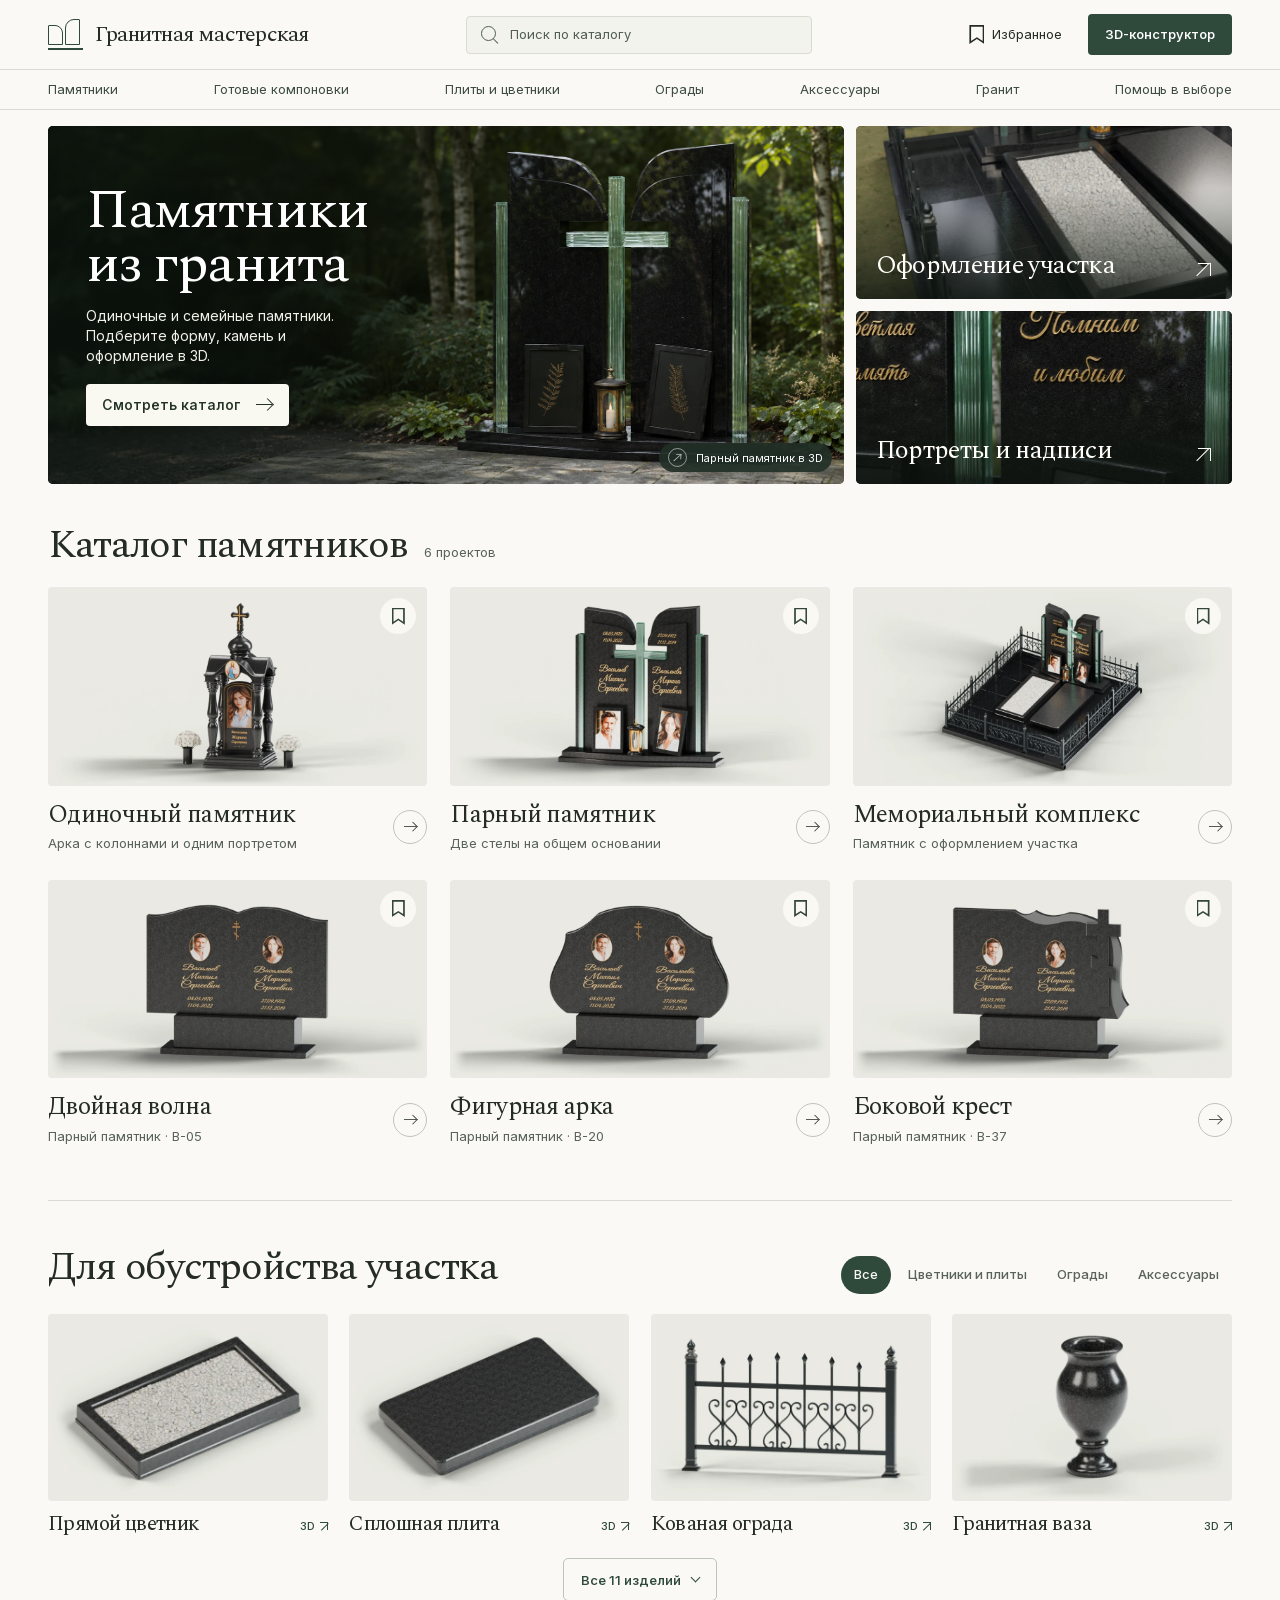
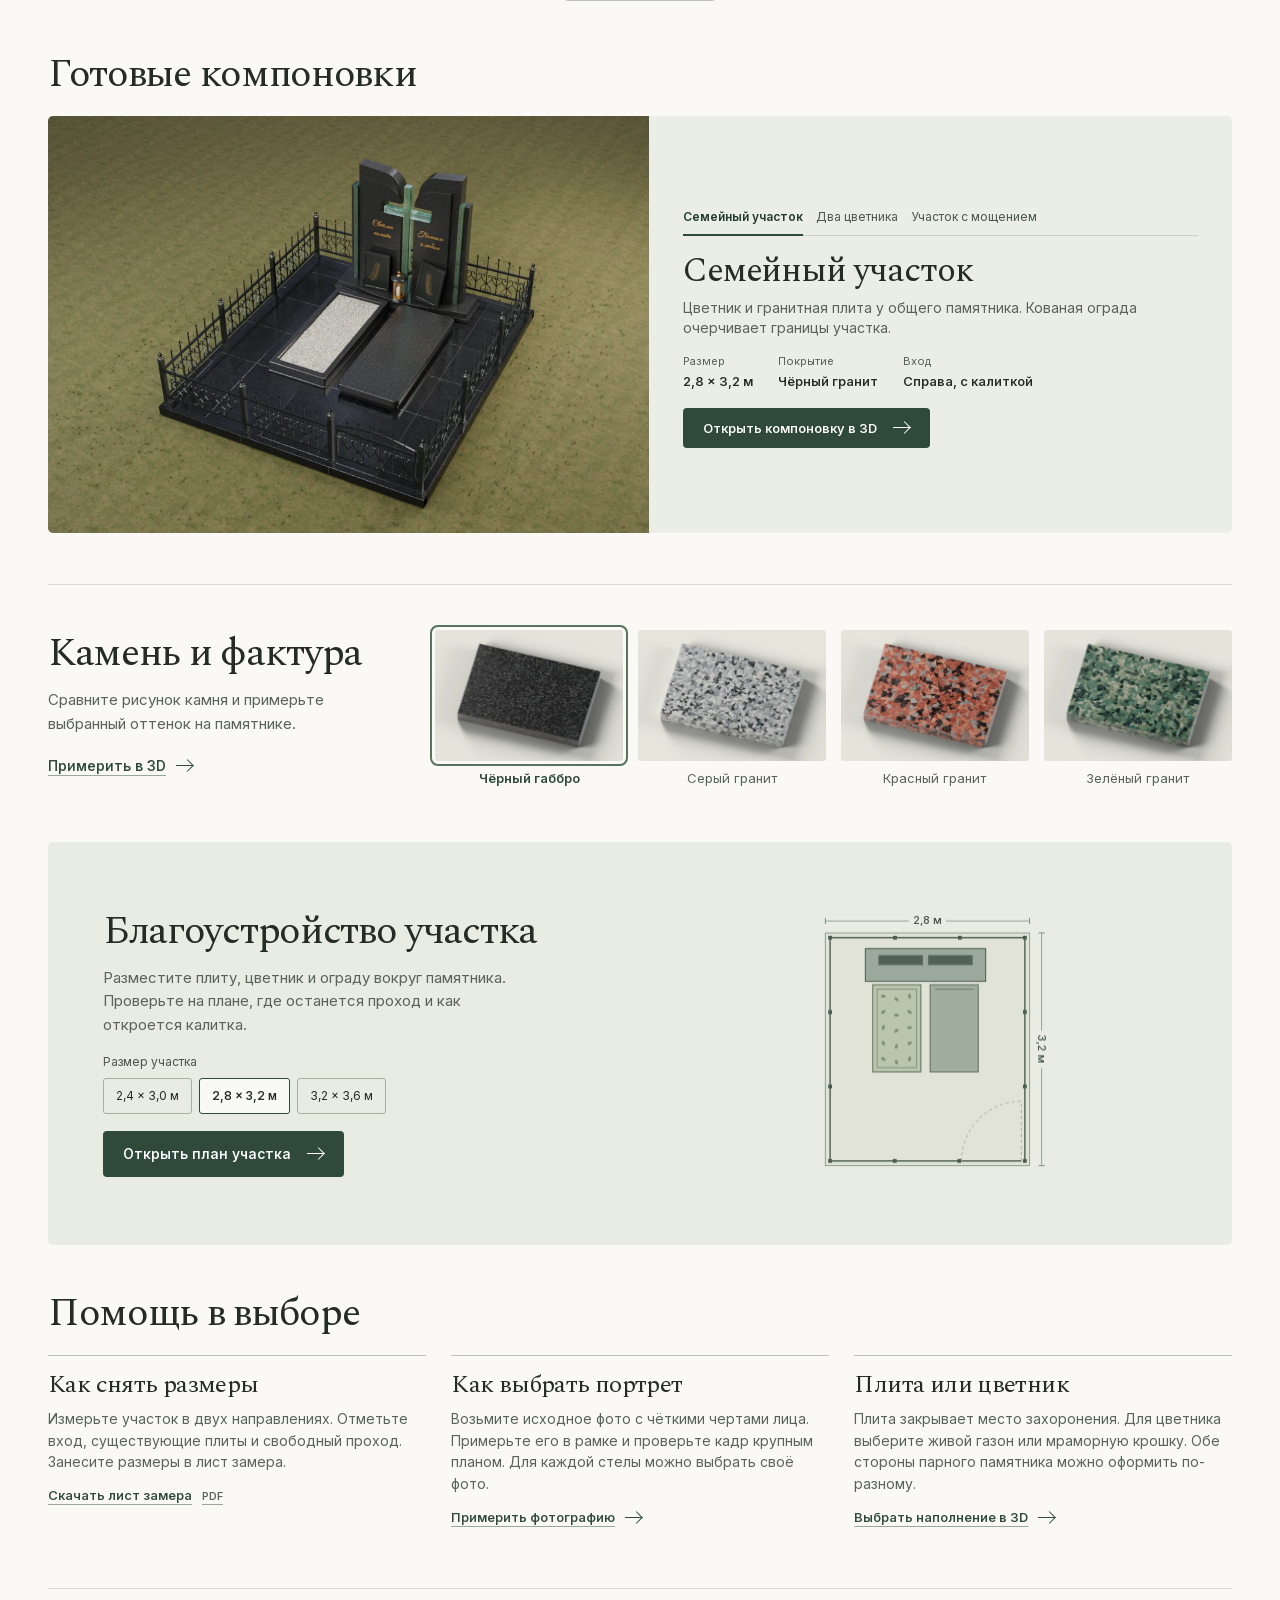
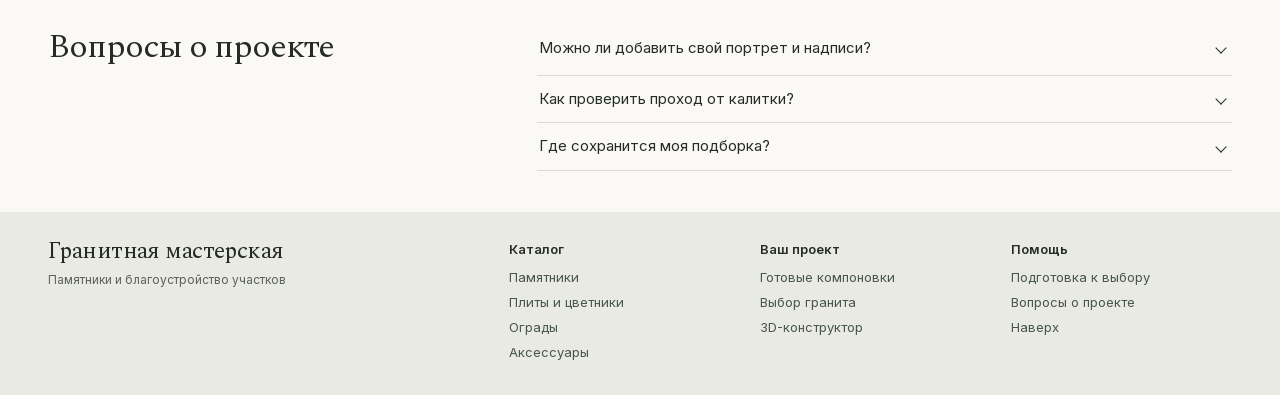
<file: index.html>
<!doctype html>
<html lang="ru" class="no-script">
<head>
  <meta charset="utf-8">
  <meta name="viewport" content="width=device-width,initial-scale=1,viewport-fit=cover">
  <meta name="theme-color" content="#faf9f6">
  <meta name="description" content="Выберите гранитный памятник, сравните породы камня и посмотрите оформление участка в 3D.">
  <title>Гранитная мастерская — памятники и благоустройство</title>
  <link rel="icon" href="data:,">
  <link rel="preload" as="font" href="./home-assets/spectral-cyrillic.woff2" type="font/woff2" crossorigin>
  <link rel="stylesheet" href="./home-assets/fonts.css">
  <link rel="stylesheet" href="./homepage.css">
  <script type="module" src="./homepage.js?v=4"></script>
</head>
<body id="top">
<a class="skip" href="#main">К содержанию</a>
<header class="mast">
  <div class="mast-inner shell">
    <a class="wordmark" href="#top" aria-label="Гранитная мастерская, на главную"><span class="sign" aria-hidden="true"><i></i><i></i></span><span>Гранитная мастерская</span></a>
    <button class="search-launch needs-js" type="button" aria-haspopup="dialog" aria-controls="catalog-search"><span class="magnifier" aria-hidden="true"></span><span>Поиск по каталогу</span></button>
    <div class="mast-actions">
      <button class="search-mobile needs-js" type="button" aria-label="Поиск по каталогу" aria-haspopup="dialog" aria-controls="catalog-search"><span class="magnifier" aria-hidden="true"></span></button>
      <a class="saved-link needs-js" href="#saved" aria-label="Избранное"><span class="bookmark" aria-hidden="true"></span><span class="saved-label">Избранное</span><span id="saved-count" hidden>0</span></a>
      <a class="button solid header-3d" href="./constructor/?section=plot"><span>3D-конструктор</span></a>
      <button id="menu-toggle" class="menu-toggle needs-js" type="button" aria-label="Открыть меню" aria-expanded="false" aria-controls="compact-menu"><span></span><span></span></button>
    </div>
  </div>
  <nav class="catalog-strip" aria-label="Каталог и разделы сайта"><div class="shell strip-inner">
    <a href="#catalog">Памятники</a><a href="#ideas">Готовые компоновки</a><a href="#flowerbeds">Плиты и цветники</a>
    <a href="#fences">Ограды</a><a href="#accessories">Аксессуары</a><a href="#materials">Гранит</a><a href="#guide">Помощь в выборе</a>
  </div></nav>
  <nav id="compact-menu" hidden aria-label="Разделы сайта">
    <a href="#catalog">Памятники</a><a href="#ideas">Готовые компоновки</a><a href="#flowerbeds">Плиты и цветники</a><a href="#fences">Ограды</a>
    <a href="#accessories">Аксессуары</a><a href="#materials">Гранит</a><a href="#guide">Помощь в выборе</a><a href="#saved">Избранное</a>
  </nav>
</header>
<dialog id="catalog-search" class="search-dialog" aria-labelledby="search-title">
  <div class="search-heading"><h2 id="search-title">Поиск по каталогу</h2><button type="button" class="close-search" aria-label="Закрыть поиск">Закрыть</button></div>
  <div class="query-line"><span class="magnifier" aria-hidden="true"></span><input id="catalog-query" type="search" aria-label="Название изделия, материал или оформление" placeholder="Например, кованая ограда" autocomplete="off" spellcheck="false"></div>
  <p id="search-message" aria-live="polite"></p><ul id="search-results"></ul>
</dialog>
<main id="main">
  <div class="feature-grid shell">
  <section class="hero" aria-labelledby="intro">
    <div class="hero-media">
      <picture>
        <img src="./home-assets/hero.webp" width="1902" height="827" fetchpriority="high" alt="Визуализация парного гранитного памятника с рифлёным стеклянным крестом в саду">
      </picture>
    </div>
    <div class="hero-copy">
      <h1 id="intro">Памятники<br> из&nbsp;гранита</h1>
      <p>Одиночные и семейные памятники. Подберите форму, камень и оформление в 3D.</p>
      <div class="hero-actions">
        <a class="button light hero-cta" href="#catalog">Смотреть каталог <span class="arrow" aria-hidden="true"></span></a>
        <a class="hero-project" href="./constructor/?section=monument&amp;view=angle"><span class="photo-link-arrow" aria-hidden="true"><i class="arrow"></i></span><span class="desktop-project-label">Парный памятник в 3D</span><span class="mobile-project-label">Модель в 3D</span></a>
      </div>
    </div>
  </section>
    <div class="feature-stories">
      <a class="feature-story" href="#components"><img src="./home-assets/feature-plot.webp" alt="" width="700" height="360"><span>Оформление участка</span><i class="story-arrow" aria-hidden="true"></i></a>
      <a class="feature-story" href="./constructor/?section=monument&amp;view=angle&amp;edit=inscription" data-search-title="Портреты и надписи" data-search-group="Оформление" data-search-words="гравировка персонализация фотография ФИО дата"><img src="./home-assets/feature-engraving.webp" alt="" width="700" height="360"><span>Портреты и надписи</span><i class="story-arrow" aria-hidden="true"></i></a>
    </div>
  </div>
  <section class="catalog shell" id="catalog" aria-labelledby="catalog-title">
    <span class="anchor-target" id="saved"></span>
    <div class="section-head">
      <h2 id="catalog-title">Каталог памятников</h2>
      <span id="catalog-total" class="result-count">6 проектов</span>
      <a id="back-catalog" class="underlink" href="#catalog" hidden>Весь каталог</a>
    </div>
    <div class="projects">
      <article class="project" data-project="single">
        <a class="project-link" href="./single/" aria-labelledby="single-title">
          <div class="project-image"><img src="./home-assets/catalog-single.webp" width="1080" height="564" alt="Одиночный памятник с колоннами, аркой и православным крестом"></div>
          <div class="project-caption"><div><h3 id="single-title">Одиночный памятник</h3><p>Арка с колоннами и одним портретом</p></div><span class="round-arrow" aria-hidden="true"><i class="arrow"></i></span></div>
        </a><button type="button" class="save-project needs-js" aria-pressed="false" aria-label="В избранное: одиночный памятник"><span class="bookmark"></span></button>
      </article>
      <article class="project" data-project="pair">
        <a class="project-link" href="./constructor/?section=monument&amp;view=angle&amp;model=classic" aria-labelledby="pair-title">
          <div class="project-image"><img src="./home-assets/catalog-pair.webp" width="1080" height="564" alt="Две гранитные стелы со стеклянным крестом между ними"></div>
          <div class="project-caption"><div><h3 id="pair-title">Парный памятник</h3><p>Две стелы на общем основании</p></div><span class="round-arrow" aria-hidden="true"><i class="arrow"></i></span></div>
        </a><button type="button" class="save-project needs-js" aria-pressed="false" aria-label="В избранное: парный памятник"><span class="bookmark"></span></button>
      </article>
      <article class="project" data-project="plot">
        <a class="project-link" href="./constructor/?section=plot&amp;view=plot" aria-labelledby="plot-title">
          <div class="project-image"><img src="./home-assets/catalog-plot.webp" width="1080" height="564" alt="Участок с памятником, надгробной плитой, цветником и кованой оградой"></div>
          <div class="project-caption"><div><h3 id="plot-title">Мемориальный комплекс</h3><p>Памятник с оформлением участка</p></div><span class="round-arrow" aria-hidden="true"><i class="arrow"></i></span></div>
        </a><button type="button" class="save-project needs-js" aria-pressed="false" aria-label="В избранное: мемориальный комплекс"><span class="bookmark"></span></button>
      </article>
      <article class="project" data-project="b05">
        <a class="project-link" href="./constructor/?section=monument&amp;view=angle&amp;model=b05&amp;fence=fence-stone-plinth" aria-labelledby="b05-title">
          <div class="project-image"><img src="./home-assets/catalog-b05.webp" width="1080" height="564" loading="lazy" alt="Две волны на горизонтальной стеле"></div>
          <div class="project-caption"><div><h3 id="b05-title">Двойная волна</h3><p>Парный памятник · B-05</p></div><span class="round-arrow" aria-hidden="true"><i class="arrow"></i></span></div>
        </a><button type="button" class="save-project needs-js" aria-pressed="false" aria-label="В избранное: двойная волна"><span class="bookmark"></span></button>
      </article>
      <article class="project" data-project="b20">
        <a class="project-link" href="./constructor/?section=monument&amp;view=angle&amp;model=b20&amp;fence=fence-stone-wave" aria-labelledby="b20-title">
          <div class="project-image"><img src="./home-assets/catalog-b20.webp" width="1080" height="564" loading="lazy" alt="Общая стела с арочным завершением"></div>
          <div class="project-caption"><div><h3 id="b20-title">Фигурная арка</h3><p>Парный памятник · B-20</p></div><span class="round-arrow" aria-hidden="true"><i class="arrow"></i></span></div>
        </a><button type="button" class="save-project needs-js" aria-pressed="false" aria-label="В избранное: фигурная арка"><span class="bookmark"></span></button>
      </article>
      <article class="project" data-project="b37">
        <a class="project-link" href="./constructor/?section=monument&amp;view=angle&amp;model=b37&amp;fence=fence-stone-baluster" aria-labelledby="b37-title">
          <div class="project-image"><img src="./home-assets/catalog-b37.webp" width="1080" height="564" loading="lazy" alt="Рельефный крест сбоку от двух портретов"></div>
          <div class="project-caption"><div><h3 id="b37-title">Боковой крест</h3><p>Парный памятник · B-37</p></div><span class="round-arrow" aria-hidden="true"><i class="arrow"></i></span></div>
        </a><button type="button" class="save-project needs-js" aria-pressed="false" aria-label="В избранное: боковой крест"><span class="bookmark"></span></button>
      </article>
    </div>
    <p class="empty" id="empty-saved" hidden>Здесь появятся проекты, которые вы отметите закладкой в каталоге.</p>
    <p class="sr-only" id="save-status" aria-live="polite"></p>
  </section>
<section class="piece-catalog shell" id="components" aria-labelledby="parts-title">
  <span class="piece-anchor" id="components-all" aria-hidden="true"></span>
  <span class="piece-anchor" id="flowerbeds" aria-hidden="true"></span>
  <span class="piece-anchor" id="fences" aria-hidden="true"></span>
  <span class="piece-anchor" id="accessories" aria-hidden="true"></span>
  <div class="pieces-heading">
    <h2 id="parts-title">Для обустройства участка</h2>
    <nav class="piece-filters" aria-label="Категории изделий" hidden>
      <a href="#components-all" data-piece-filter="all">Все</a>
      <a href="#flowerbeds" data-piece-filter="flowerbeds">Цветники и плиты</a>
      <a href="#fences" data-piece-filter="fences">Ограды</a>
      <a href="#accessories" data-piece-filter="accessories">Аксессуары</a>
    </nav>
  </div>
  <span id="piece-description" class="sr-only">Открыть изделие в 3D-конструкторе.</span>
  <span class="sr-only" id="piece-result" aria-live="polite"></span>
  <ul class="piece-grid" id="piece-list">
    <li data-piece-category="flowerbeds" data-piece-featured>
      <a class="piece-link" href="./constructor/?section=plot&amp;view=planting&amp;piece=flower-rect&amp;bedFill=marble"
         data-search-title="Прямой цветник" data-search-group="Для участка" data-search-words="прямоугольный гранитный цветник бордюр мраморная крошка отсыпка"
         aria-labelledby="piece-flower-rect-title" aria-describedby="piece-description">
        <span class="piece-media"><img src="./home-assets/piece-flower-rect.webp" width="600" height="400" loading="lazy" decoding="async" alt="Прямоугольный гранитный цветник с мраморной крошкой"></span>
        <span class="piece-caption"><span class="piece-name" id="piece-flower-rect-title">Прямой цветник</span><span class="piece-3d" aria-hidden="true">3D <i></i></span></span>
      </a>
    </li>
    <li data-piece-category="flowerbeds" data-piece-featured>
      <a class="piece-link" href="./constructor/?section=plot&amp;view=plot&amp;piece=slab-solid"
         data-search-title="Сплошная плита" data-search-group="Для участка" data-search-words="целая надгробная гранитная плита надгробие"
         aria-labelledby="piece-slab-solid-title" aria-describedby="piece-description">
        <span class="piece-media"><img src="./home-assets/piece-slab-solid.webp" width="600" height="400" loading="lazy" decoding="async" alt="Цельная полированная надгробная плита с фаской"></span>
        <span class="piece-caption"><span class="piece-name" id="piece-slab-solid-title">Сплошная плита</span><span class="piece-3d" aria-hidden="true">3D <i></i></span></span>
      </a>
    </li>
    <li data-piece-category="fences" data-piece-featured>
      <a class="piece-link" href="./constructor/?section=plot&amp;view=plot&amp;piece=fence-forged"
         data-search-title="Кованая ограда" data-search-group="Для участка" data-search-words="ковка кованая оградка ограда ограждение забор решётка металл"
         aria-labelledby="piece-fence-forged-title" aria-describedby="piece-description">
        <span class="piece-media"><img src="./home-assets/piece-fence-forged.webp" width="600" height="400" loading="lazy" decoding="async" alt="Пролёт кованой ограды с парными изгибами и фигурными столбами"></span>
        <span class="piece-caption"><span class="piece-name" id="piece-fence-forged-title">Кованая ограда</span><span class="piece-3d" aria-hidden="true">3D <i></i></span></span>
      </a>
    </li>
    <li data-piece-category="accessories" data-piece-featured>
      <a class="piece-link" href="./constructor/?section=plot&amp;view=plot&amp;piece=vase"
         data-search-title="Гранитная ваза" data-search-group="Для участка" data-search-words="ваза для цветов гранит аксессуары"
         aria-labelledby="piece-vase-title" aria-describedby="piece-description">
        <span class="piece-media"><img src="./home-assets/piece-vase.webp" width="600" height="400" loading="lazy" decoding="async" alt="Точёная гранитная ваза на узкой ножке"></span>
        <span class="piece-caption"><span class="piece-name" id="piece-vase-title">Гранитная ваза</span><span class="piece-3d" aria-hidden="true">3D <i></i></span></span>
      </a>
    </li>
    <li data-piece-category="flowerbeds">
      <a class="piece-link" href="./constructor/?section=plot&amp;view=planting&amp;piece=flower-round&amp;bedFill=grass"
         data-search-title="Скруглённый цветник" data-search-group="Для участка" data-search-words="округлый круглый полукруглый цветник бордюр живая трава газон"
         aria-labelledby="piece-flower-round-title" aria-describedby="piece-description">
        <span class="piece-media"><img src="./home-assets/piece-flower-round.webp" width="600" height="400" loading="lazy" decoding="async" alt="Цветник с закруглённым краем и живым газоном"></span>
        <span class="piece-caption"><span class="piece-name" id="piece-flower-round-title">Скруглённый цветник</span><span class="piece-3d" aria-hidden="true">3D <i></i></span></span>
      </a>
    </li>
    <li data-piece-category="flowerbeds">
      <a class="piece-link" href="./constructor/?section=plot&amp;view=plot&amp;piece=slab-half"
         data-search-title="Половинная плита" data-search-group="Для участка" data-search-words="полуплита половина половинчатая короткая надгробная плита"
         aria-labelledby="piece-slab-half-title" aria-describedby="piece-description">
        <span class="piece-media"><img src="./home-assets/piece-slab-half.webp" width="600" height="400" loading="lazy" decoding="async" alt="Короткая надгробная плита из полированного гранита"></span>
        <span class="piece-caption"><span class="piece-name" id="piece-slab-half-title">Половинная плита</span><span class="piece-3d" aria-hidden="true">3D <i></i></span></span>
      </a>
    </li>
    <li data-piece-category="fences">
      <a class="piece-link" href="./constructor/?section=plot&amp;view=plot&amp;piece=fence-simple"
         data-search-title="Простая ограда" data-search-group="Для участка" data-search-words="металл металлическая оградка ограда прямая ограждение забор решётка"
         aria-labelledby="piece-fence-simple-title" aria-describedby="piece-description">
        <span class="piece-media"><img src="./home-assets/piece-fence-simple.webp" width="600" height="400" loading="lazy" decoding="async" alt="Прямой пролёт металлической ограды с двумя опорными столбами"></span>
        <span class="piece-caption"><span class="piece-name" id="piece-fence-simple-title">Простая ограда</span><span class="piece-3d" aria-hidden="true">3D <i></i></span></span>
      </a>
    </li>
    <li data-piece-category="accessories">
      <a class="piece-link" href="./constructor/?section=plot&amp;view=plot&amp;piece=bench"
         data-search-title="Гранитная скамейка" data-search-group="Для участка" data-search-words="скамья лавка лавочка сиденье скамейка гранит"
         aria-labelledby="piece-bench-title" aria-describedby="piece-description">
        <span class="piece-media"><img src="./home-assets/piece-bench.webp" width="600" height="400" loading="lazy" decoding="async" alt="Скамейка с гранитным сиденьем на двух опорах"></span>
        <span class="piece-caption"><span class="piece-name" id="piece-bench-title">Гранитная скамейка</span><span class="piece-3d" aria-hidden="true">3D <i></i></span></span>
      </a>
    </li>
    <li data-piece-category="fences">
      <a class="piece-link" href="./constructor/?section=plot&amp;view=plot&amp;fence=fence-stone-plinth" data-search-title="Прямой гранитный цоколь" data-search-group="Для участка" data-search-words="каменная гранитная оградка ограда забор периметр низкая прямая стенка из полированного гранита с плоскими столбиками" aria-labelledby="piece-fence-stone-plinth-title" aria-describedby="piece-description">
        <span class="piece-media"><img src="./home-assets/piece-fence-stone-plinth.webp" width="600" height="400" loading="lazy" decoding="async" alt="Низкая прямая стенка из полированного гранита с плоскими столбиками"></span>
        <span class="piece-caption"><span class="piece-name" id="piece-fence-stone-plinth-title">Прямой гранитный цоколь</span><span class="piece-3d" aria-hidden="true">3D <i></i></span></span>
      </a>
    </li>
    <li data-piece-category="fences">
      <a class="piece-link" href="./constructor/?section=plot&amp;view=plot&amp;fence=fence-stone-wave" data-search-title="Волнистая ограда" data-search-group="Для участка" data-search-words="каменная гранитная оградка ограда забор периметр профиль волны между каменными столбиками" aria-labelledby="piece-fence-stone-wave-title" aria-describedby="piece-description">
        <span class="piece-media"><img src="./home-assets/piece-fence-stone-wave.webp" width="600" height="400" loading="lazy" decoding="async" alt="Профиль волны между каменными столбиками"></span>
        <span class="piece-caption"><span class="piece-name" id="piece-fence-stone-wave-title">Волнистая ограда</span><span class="piece-3d" aria-hidden="true">3D <i></i></span></span>
      </a>
    </li>
    <li data-piece-category="fences">
      <a class="piece-link" href="./constructor/?section=plot&amp;view=plot&amp;fence=fence-stone-baluster" data-search-title="Ограда с шарами" data-search-group="Для участка" data-search-words="каменная гранитная оградка ограда забор периметр полированные шары на точёных гранитных столбах" aria-labelledby="piece-fence-stone-baluster-title" aria-describedby="piece-description">
        <span class="piece-media"><img src="./home-assets/piece-fence-stone-baluster.webp" width="600" height="400" loading="lazy" decoding="async" alt="Полированные шары на точёных гранитных столбах"></span>
        <span class="piece-caption"><span class="piece-name" id="piece-fence-stone-baluster-title">Ограда с шарами</span><span class="piece-3d" aria-hidden="true">3D <i></i></span></span>
      </a>
    </li>
  </ul>
  <div class="piece-bottom" hidden>
    <button type="button" class="piece-expand" aria-controls="piece-list" aria-expanded="false"><span>Все 11 изделий</span><i aria-hidden="true"></i></button>
  </div>
</section>

  <section id="ideas" class="ideas shell" aria-labelledby="ideas-title">
    <div class="section-head"><h2 id="ideas-title">Готовые компоновки</h2></div>
    <div class="idea-layout">
      <div class="idea-photo-stage"><img id="idea-photo" src="./home-assets/preset-family.webp" width="900" height="630" alt="Парный памятник, цветник и плита внутри кованой ограды" loading="lazy"></div>
      <div class="idea-notes">
        <div class="idea-tabs needs-js" aria-label="Варианты компоновки" role="group">
          <button class="idea-choice" type="button" aria-pressed="true" data-idea="family">Семейный участок</button>
          <button class="idea-choice" type="button" aria-pressed="false" data-idea="garden">Два цветника</button>
          <button class="idea-choice" type="button" aria-pressed="false" data-idea="paving">Участок с мощением</button>
        </div>
        <noscript><p><a class="underlink" href="./constructor/?section=plot&amp;view=plot&amp;preset=garden">Два цветника</a> · <a class="underlink" href="./constructor/?section=plot&amp;view=plot&amp;preset=paving">Участок с мощением</a></p></noscript>
        <div id="idea-description" aria-live="polite"><h3 id="idea-name">Семейный участок</h3>
          <p id="idea-intro">Цветник и гранитная плита у общего памятника. Кованая ограда очерчивает границы участка.</p>
          <dl class="idea-spec"><div><dt>Размер</dt><dd id="idea-size">2,8 × 3,2 м</dd></div><div><dt>Покрытие</dt><dd id="idea-surface">Чёрный гранит</dd></div><div><dt>Вход</dt><dd id="idea-entry">Справа, с калиткой</dd></div></dl>
        </div>
        <a class="button solid" id="idea-open" href="./constructor/?section=plot&amp;view=plot&amp;preset=family">Открыть компоновку в 3D <span class="arrow" aria-hidden="true"></span></a>
      </div>
    </div>
  </section>
  <section class="stones shell" id="materials" aria-labelledby="stones-title">
    <div class="stones-intro">
      <h2 id="stones-title">Камень и фактура</h2>
      <p>Сравните рисунок камня и примерьте выбранный оттенок на памятнике.</p>
    </div>
    <fieldset class="samples"><legend class="sr-only">Выберите камень для примерки</legend>
      <label><input type="radio" name="stone" value="black" checked><span class="specimen"><img loading="lazy" src="./home-assets/sample-black.webp" width="380" height="265" alt=""></span><span>Чёрный габбро</span></label>
      <label><input type="radio" name="stone" value="gray"><span class="specimen"><img loading="lazy" src="./home-assets/sample-gray.webp" width="380" height="265" alt=""></span><span>Серый гранит</span></label>
      <label><input type="radio" name="stone" value="red"><span class="specimen"><img loading="lazy" src="./home-assets/sample-red.webp" width="380" height="265" alt=""></span><span>Красный гранит</span></label>
      <label><input type="radio" name="stone" value="green"><span class="specimen"><img loading="lazy" src="./home-assets/sample-green.webp" width="380" height="265" alt=""></span><span>Зелёный гранит</span></label>
    </fieldset>
      <a id="stone-link" class="underlink" href="./constructor/?section=monument&amp;stone=black&amp;view=angle">Примерить в 3D <span class="arrow" aria-hidden="true"></span></a>
  </section>
  <section class="plan shell" id="plot" aria-labelledby="plan-heading">
    <div class="plan-copy">
      <h2 id="plan-heading">Благоустройство участка</h2>
      <p>Разместите плиту, цветник и ограду вокруг памятника. Проверьте на плане, где останется проход и как откроется калитка.</p>
      <fieldset class="sizes"><legend>Размер участка</legend>
        <label><input type="radio" name="plot-size" value="standard"><span>2,4 × 3,0 м</span></label>
        <label><input type="radio" name="plot-size" value="wide" checked><span>2,8 × 3,2 м</span></label>
        <label><input type="radio" name="plot-size" value="large"><span>3,2 × 3,6 м</span></label>
      </fieldset>
      <a id="plan-link" class="button solid" href="./constructor/?section=plot&amp;view=top&amp;size=wide">Открыть план участка <span class="arrow" aria-hidden="true"></span></a>
    </div>
    <div class="plan-drawing"><canvas width="760" height="425" id="plot-sketch" aria-label="План участка 2,8 на 3,2 метра, цветник слева, плита справа, калитка спереди"></canvas></div>
  </section>
  <section class="advice shell" id="guide" aria-labelledby="guide-title">
    <div class="section-head"><h2 id="guide-title">Помощь в выборе</h2></div>
    <div class="guide-list">
      <article id="guide-measure"><h3>Как снять размеры</h3><p>Измерьте участок в двух направлениях. Отметьте вход, существующие плиты и свободный проход. Занесите размеры в лист замера.</p><a href="./home-assets/plot-measurement.pdf" download="Лист замера участка.pdf" class="underlink" data-search-title="Лист замера участка" data-search-group="Материалы для скачивания" data-search-words="замер ширина длина бланк распечатать">Скачать лист замера <small>PDF</small></a></article>
      <article id="guide-photo"><h3>Как выбрать портрет</h3><p>Возьмите исходное фото с чёткими чертами лица. Примерьте его в рамке и проверьте кадр крупным планом. Для каждой стелы можно выбрать своё фото.</p><a href="./constructor/?section=monument&amp;view=angle&amp;edit=photo" class="underlink" data-search-title="Примерить фотографию на памятнике" data-search-group="Оформление" data-search-words="портрет рамка фото загрузить гравировка">Примерить фотографию <span class="arrow" aria-hidden="true"></span></a></article>
      <article id="guide-slab"><h3>Плита или цветник</h3><p>Плита закрывает место захоронения. Для цветника выберите живой газон или мраморную крошку. Обе стороны парного памятника можно оформить по-разному.</p><a href="./constructor/?section=plot&amp;view=planting&amp;bedFill=marble" class="underlink" data-search-title="Выбрать наполнение цветника" data-search-group="Благоустройство" data-search-words="трава газон мраморная крошка отсыпка">Выбрать наполнение в 3D <span class="arrow" aria-hidden="true"></span></a></article>
    </div>
  </section>
  <section class="questions shell" id="questions" aria-labelledby="faq-heading">
    <h2 id="faq-heading">Вопросы о проекте</h2>
    <div class="answers">
      <details><summary>Можно ли добавить свой портрет и надписи?</summary><p>Да. Откройте парный памятник и выберите левую или правую стелу. Для каждой можно загрузить своё фото и изменить имя, отчество, фамилию и даты.</p></details>
      <details><summary>Как проверить проход от калитки?</summary><p>В конструкторе выберите вид «Сверху». На вкладке «Участок» укажите положение входа и включите «Открыть калитку». На плане видно, куда отходит створка и как рядом расположены плиты и скамейка. <a href="./constructor/?section=plot&amp;view=walk&amp;environment=cemetery">Прогуляться по аллее и обойти памятник</a> можно с высоты человеческого роста.</p></details>
      <details><summary>Где сохранится моя подборка?</summary><p>Избранные модели и настройки конструктора хранятся в этом браузере. На том же устройстве можно вернуться к проекту и продолжить редактирование.</p></details>
    </div>
  </section>
</main>
<footer><div class="shell rich-footer">
  <div class="foot-brand"><a class="foot-name" href="#top">Гранитная мастерская</a><p>Памятники и благоустройство участков</p></div>
  <nav aria-label="Каталог в подвале"><strong>Каталог</strong><a href="#catalog">Памятники</a><a href="#flowerbeds">Плиты и цветники</a><a href="#fences">Ограды</a><a href="#accessories">Аксессуары</a></nav>
  <nav aria-label="Проект в подвале"><strong>Ваш проект</strong><a href="#ideas">Готовые компоновки</a><a href="#materials">Выбор гранита</a><a href="./constructor/?section=plot">3D-конструктор</a></nav>
  <nav aria-label="Помощь в подвале"><strong>Помощь</strong><a href="#guide">Подготовка к выбору</a><a href="#questions">Вопросы о проекте</a><a href="#top">Наверх</a></nav>
</div></footer>
</body></html>
</file>
<file: home-assets/fonts.css>
@font-face {
  font-family: 'Inter';
  font-style: normal;
  font-weight: 400 650;
  font-display: swap;
  src: url(./inter-cyrillic.woff2) format('woff2');
  unicode-range: U+0301, U+0400-045F, U+0490-0491, U+04B0-04B1, U+2116;
}
@font-face {
  font-family: 'Inter';
  font-style: normal;
  font-weight: 400 650;
  font-display: swap;
  src: url(./inter-latin.woff2) format('woff2');
  unicode-range: U+0000-00FF, U+0131, U+0152-0153, U+02BB-02BC, U+02C6, U+02DA, U+02DC, U+0304, U+0308, U+0329, U+2000-206F, U+20AC, U+2122, U+2191, U+2193, U+2212, U+2215, U+FEFF, U+FFFD;
}
@font-face {
  font-family: 'Spectral';
  font-style: normal;
  font-weight: 400;
  font-display: swap;
  src: url(./spectral-cyrillic.woff2) format('woff2');
  unicode-range: U+0301, U+0400-045F, U+0490-0491, U+04B0-04B1, U+2116;
}
@font-face {
  font-family: 'Spectral';
  font-style: normal;
  font-weight: 400;
  font-display: swap;
  src: url(./spectral-latin.woff2) format('woff2');
  unicode-range: U+0000-00FF, U+0131, U+0152-0153, U+02BB-02BC, U+02C6, U+02DA, U+02DC, U+0304, U+0308, U+0329, U+2000-206F, U+20AC, U+2122, U+2191, U+2193, U+2212, U+2215, U+FEFF, U+FFFD;
}
</file>
<file: homepage.css>
:root {
  --paper:#faf9f6; --ink:#252c25; --muted:#596359; --forest:#2f493b; --forest-dark:#22392e;
  --line:#d9dbd2; --serif:Spectral,Georgia,"Times New Roman",serif;
  --sans:Inter,"Helvetica Neue",Arial,sans-serif;
  font-family:var(--sans); font-size:16px; line-height:1.5; color:var(--ink); background:var(--paper);
  -webkit-font-smoothing:antialiased; scrollbar-color:#939d8e var(--paper);
}
* { box-sizing:border-box; }
html { scroll-behavior:smooth; scroll-padding-top:20px; }
body { margin:0; min-width:295px; }
a { color:inherit; text-decoration:none; }
button,input { font:inherit; }
button { appearance:none; cursor:pointer; color:inherit; }
a,button,input,label { -webkit-tap-highlight-color:transparent; }
button { border:0; background:none; }
img { display:block; max-width:100%; }
h1,h2,h3,p,fieldset { margin:0; }
h1,h2,h3 { font-family:var(--serif); font-weight:400; }
h2 { font-size:clamp(31px,3.1vw,48px); letter-spacing:-.033em; line-height:1.06; text-wrap:balance; }
fieldset { border:0; padding:0; min-width:0; }
[hidden], .no-script .needs-js { display:none!important; }
.sr-only,.skip:not(:focus) { position:absolute; width:1px; height:1px; padding:0; margin:-1px; overflow:hidden; clip-path:inset(50%); white-space:nowrap; }
.skip:focus { position:fixed; z-index:12; top:5px; left:5px; padding:12px 20px; background:white; }
::selection { background:#d3ddc8; color:#1f3426; }
a:focus-visible,button:focus-visible,summary:focus-visible { outline:2px solid #668056; outline-offset:4px; }
.shell { width:min(1392px,calc(100% - clamp(36px,7.5vw,120px))); margin-inline:auto; }
.mast { position:relative; z-index:4; }
.mast-inner { display:flex; align-items:center; justify-content:space-between; gap:24px; min-height:78px; }
.wordmark { display:inline-flex; gap:12px; align-items:center; flex:none; }
.wordmark > span:last-child { font:400 clamp(21px,1.74vw,28px)/1 var(--serif); letter-spacing:-.035em; }
.sign { position:relative; width:35px; height:31px; display:flex; align-items:flex-end; gap:2px; padding:0 0 3px; border-bottom:2px solid var(--forest); color:var(--forest); }
.sign i { display:block; height:20px; width:15px; border:1.8px solid currentColor; border-radius:1px 8px 0 0; }
.sign i:last-child { border-radius:9px 1px 0 0; height:26px; }
.main-links,.mast-actions,.foot nav { display:flex; align-items:center; }
.main-links { gap:clamp(20px,2.3vw,36px); }
.main-links a,.foot nav a { font-size:14px; line-height:1.4; padding-block:13px; }
.main-links a:hover,.foot a:hover,.saved-link:hover { color:#4a6845; text-decoration:underline; text-underline-offset:5px; }
.mast-actions { column-gap:clamp(18px,2vw,28px); }
.saved-link { display:inline-flex; align-items:center; justify-content:center; gap:8px; min-height:44px; font-size:13px; }
#saved-count { background:#dce5d6; padding:1px 5px; min-width:16px; text-align:center; border-radius:10px; color:var(--forest); font:600 10px/1.4 var(--sans); font-variant-numeric:tabular-nums; }
.bookmark { display:block; flex:none; width:15px; height:19px; background:currentColor; clip-path:polygon(0 0,100% 0,100% 100%,50% 74%,0 100%,0 0,1.7px 1.7px,1.7px calc(100% - 3px),50% 64%,calc(100% - 1.7px) calc(100% - 3px),calc(100% - 1.7px) 1.7px,1.7px 1.7px); }
.button { display:inline-flex; align-items:center; justify-content:center; gap:16px; min-height:46px; padding:11px 20px;
  border-radius:4px; font-size:14px; font-weight:550; line-height:1.3; transition:background .16s,color .16s; }
.solid { background:var(--forest); color:white; }.solid:hover { background:#1f3529; }
.light { background:#faf9f1; color:#233229; }.light:hover { background:#dce5d6; }
.header-3d { min-height:41px; padding:10px 17px; font-size:13px; }
.arrow { display:inline-block; position:relative; height:12px; width:17px; flex:none; color:inherit; }
.arrow:before,.arrow:after { content:""; position:absolute; display:block; }
.arrow:before { left:0; right:1px; top:5px; border-top:1.5px solid; }
.arrow:after { right:1px; top:1px; width:8px;height:8px;border-top:1.5px solid;border-right:1.5px solid;transform:rotate(45deg); }
.menu-toggle,#compact-menu { display:none; }
.hero { position:relative; isolation:isolate; display:flex; align-items:center; overflow:hidden; border-radius:6px; color:#fffef8;
  min-height:405px; height:clamp(405px,33.5vw,452px); }
.hero-media { position:absolute; z-index:-1; inset:0; background:#192218 url('./home-assets/hero.webp') left center / cover no-repeat; }
.hero-media picture { position:absolute; inset:0; display:block; mask-image:linear-gradient(90deg,transparent 5%,#000 48%); }
.hero-media img { width:100%;height:100%;object-fit:contain;object-position:right center; }
.hero-media:after { content:""; position:absolute; inset:0; background:linear-gradient(90deg,rgba(12,21,15,.45),rgba(16,24,18,.22) 34%,transparent 61%); }
.hero-copy { padding:30px clamp(25px,4.6vw,74px) 36px; width:57%; }
.hero h1 { font-size:clamp(55px,5.55vw,85px); line-height:.98; letter-spacing:-.036em; }
.hero-copy p { max-width:365px; margin-top:20px; color:#f1f0e8; font-size:clamp(15px,1.22vw,18px); line-height:1.5; }
.hero-cta { margin-top:25px; }
.mobile-project-label {display:none;}
.hero-project { position:absolute; right:22px; bottom:18px; display:flex; align-items:center; gap:9px;
  padding:7px 13px 7px 8px; border-radius:30px; background:#213027e8; font-size:12px; }
.photo-link-arrow { width:24px;height:24px;border:1px solid #ffffff82;display:grid;place-items:center;border-radius:50%; }
.photo-link-arrow .arrow { transform:rotate(-42deg) scale(.58); }
.hero-project:hover { background:#314736; }
.catalog { padding-top:clamp(32px,3.1vw,44px); position:relative; }
.anchor-target { position:absolute; top:0; }
.section-head { display:flex; align-items:baseline; gap:18px; margin-bottom:21px; }
.result-count { color:var(--muted); font-size:13px; }
#back-catalog { margin-left:auto; }
.projects { display:grid;grid-template-columns:repeat(3,minmax(0,1fr)); gap:clamp(14px,1.8vw,28px); }
.project { min-width:0; position:relative; }
.project-image { display:flex;justify-content:center;align-items:center;position:relative;overflow:hidden;background:#ebe9e3;border-radius:4px;aspect-ratio:1.91; }
.project-image img { width:100%;height:100%;object-fit:cover;transition:transform .28s ease-out; }
.project-caption { display:flex;align-items:center;justify-content:space-between;gap:12px;padding:16px 0 4px; }
.project-caption h3 { font-size:clamp(23px,1.95vw,32px); line-height:1.07;letter-spacing:-.028em; }
.project-caption p { color:var(--muted); font-size:13px;line-height:1.4;margin-top:6px; }
.round-arrow { display:grid;place-items:center;flex:none;border:1px solid #bfc5ba;border-radius:50%;width:34px;height:34px; }
.round-arrow .arrow { transform:scale(.77); }
.project-link:focus-visible { display:block;outline-offset:5px; }
.save-project { position:absolute; right:8px;top:8px;width:42px;height:42px;display:grid;place-items:center;color:#344639; }
.save-project:before { content:"";position:absolute;inset:3px;background:#faf9f5ef;border-radius:50%; }
.save-project .bookmark { position:relative; width:13px;height:17px; }
.save-project[aria-pressed=true] .bookmark { clip-path:polygon(0 0,100% 0,100% 100%,50% 74%,0 100%); }
.save-project[aria-pressed=true]:before { background:var(--forest); }.save-project[aria-pressed=true] { color:white; }
.empty { min-height:120px;display:grid;align-items:center;font-size:16px;color:var(--muted); }
.underlink { display:inline-flex;gap:10px;align-items:center;min-height:40px;font-weight:550;font-size:14px;color:var(--forest);text-decoration:underline;text-underline-offset:4px;text-decoration-color:#99a795; }
.underlink:hover { text-decoration-color:currentColor; }
.stones { border-top:1px solid var(--line);padding-top:clamp(29px,3.5vw,48px);margin-top:clamp(34px,4vw,58px);display:grid;grid-template-columns:minmax(230px,.82fr) minmax(0,2fr);align-items:center;gap:clamp(24px,4.7vw,74px); }
.stones {grid-template-areas:"intro samples" "action samples";row-gap:4px;}
.stones-intro {grid-area:intro;align-self:end;}
.samples {grid-area:samples;}
#stone-link {grid-area:action;justify-self:start;align-self:start;}
.stones p,.plan-copy p { margin-top:14px;color:var(--muted);font-size:15px;line-height:1.55;max-width:37ch; }
.stones .underlink { margin-top:7px; }
.samples { display:grid;grid-template-columns:repeat(4,minmax(0,1fr));gap:clamp(8px,1.15vw,17px); }
.samples label,.sizes label { position:relative;cursor:pointer; }
.samples label { display:grid;gap:8px;text-align:center; }
.samples input,.sizes input { position:absolute;opacity:0;width:1px;height:1px; }
.specimen { display:block;position:relative;overflow:hidden;border-radius:3px;background:#e5e5de; }
.specimen img { width:100%;height:auto; }
.samples label>span:last-child { font-size:13px;color:var(--muted); }
.samples input:checked~span:last-child { color:var(--forest);font-weight:600; }
.samples input:checked+.specimen { outline:2px solid #58735b;outline-offset:3px; }
.samples input:focus-visible+.specimen,.sizes input:focus-visible+span { outline:3px solid #739462;outline-offset:4px; }
.plan { display:grid;grid-template-columns:1fr 1fr;gap:clamp(20px,5vw,80px);position:relative;overflow:hidden;align-items:center;
  margin-top:clamp(38px,4.2vw,64px); padding:clamp(27px,3.4vw,52px) clamp(25px,4.3vw,65px);border-radius:5px;background:#e8ece3; }
.plan-copy h2 { max-width:12em; }.plan-copy p { max-width:45ch; }
.sizes { display:flex;gap:7px;flex-wrap:wrap;margin:17px 0; }
.sizes legend { margin-bottom:7px;padding:0;font-size:12px;color:#4a5749; }
.sizes label span { display:grid;place-items:center;min-height:36px;padding:7px 12px;border:1px solid #a5b29f;border-radius:3px;font-size:12px; }
.sizes input:checked+span { background:#f9faf5;border:1.5px solid var(--forest);font-weight:550; }
.plan-drawing { min-width:0; }
#plot-sketch { display:block;width:100%;height:auto;aspect-ratio:1.60; }
.questions { border-top:1px solid var(--line);margin-top:clamp(37px,4vw,60px);padding:clamp(25px,3.2vw,47px) 0;display:grid;grid-template-columns:1fr 1.5fr;gap:26px; }
.questions h2 { font-size:clamp(29px,2.6vw,41px); }
.answers details { border-bottom:1px solid var(--line); }
.answers details:first-child summary { padding-top:3px; }
.answers summary { display:flex;align-items:center;justify-content:space-between;gap:15px;list-style:none;min-height:45px;padding:12px 2px;cursor:pointer;font-size:15px; }
.answers summary::-webkit-details-marker { display:none; }
.answers summary:after { content:"";display:block;width:7px;height:7px;border-bottom:1.5px solid;border-right:1.5px solid;transform:rotate(45deg);margin-right:5px;flex:none; }
.answers [open] summary:after { transform:rotate(-135deg); }.answers p { margin:0 25px 14px 2px;color:var(--muted);max-width:62ch;font-size:14px; }
footer { background:#e9eae3; }
.foot { display:flex;align-items:center;justify-content:space-between;gap:24px;min-height:80px; }
.foot-name { font:400 23px/1 var(--serif);letter-spacing:-.025em; }.foot nav { gap:23px; }.foot nav a,.to-top { font-size:13px; }
.to-top { display:inline-flex;align-items:center;gap:6px;min-height:44px; }.to-top .arrow { transform:rotate(-90deg) scale(.74); }
@media (hover:hover) {
  .project-link:hover img { transform:scale(1.035); }
  .project-link:hover .round-arrow { background:var(--forest);color:white;border-color:var(--forest); }
}
@media (max-width:1050px) {
  .mast-inner,.mast-actions { gap:16px; }.main-links {gap:17px}.saved-label {display:none;}
  .saved-link { min-width:32px; }.hero-copy {width:62%;}
  .project-caption p {font-size:12px;}.round-arrow {width:30px;height:30px;}
}
@media (max-width:800px) {
  .main-links {display:none;}.mast-inner {min-height:65px;}.mast-actions {gap:10px;}
  .wordmark {gap:8px;}.wordmark>span:last-child {font-size:23px;}
  .menu-toggle {display:grid;place-content:center;gap:5px;width:42px;height:44px;}
  .menu-toggle span {display:block;width:19px;height:1.5px;background:var(--ink);transition:transform .16s;}
  .menu-toggle[aria-expanded=true] span:first-child {transform:translateY(3.25px) rotate(45deg);}
  .menu-toggle[aria-expanded=true] span:last-child {transform:translateY(-3.25px) rotate(-45deg);}
  #compact-menu:not([hidden]) {position:absolute;display:grid;inset:100% 0 auto;z-index:2;background:var(--paper);border-block:1px solid var(--line);padding:8px max(20px,4vw) 14px;box-shadow:0 7px 14px #202b2110;}
  #compact-menu a {padding:11px 5px;border-bottom:1px solid #e4e6de;font-size:15px;}
  .shell {width:calc(100% - 40px);}
  .hero {min-height:355px;height:46vw;}.hero-copy {padding-left:33px;}.hero h1 {font-size:56px;}.hero-copy p {font-size:15px;max-width:285px;}
  .projects {gap:13px;}.project-caption {align-items:start;}.round-arrow {display:none;}
  .project-caption h3 {font-size:22px;}.project-image {aspect-ratio:1.58;}
  .stones {grid-template-columns:1fr;grid-template-areas:"intro" "samples" "action";gap:15px;}.stones-intro {display:block;}.stones-intro p {max-width:55ch;margin-top:6px;}.stones .underlink {margin:0;}
  .plan {grid-template-columns:1.1fr 1fr;gap:10px;padding:28px 26px;}.plan h2 {font-size:34px;}
}
@media(max-width:700px) {
  .hero {height:auto;min-height:0;flex-direction:column;align-items:stretch;background:#233a2d;border-radius:5px;}
  .hero-media {position:relative;inset:auto;z-index:0;aspect-ratio:1.85;background:#1d2b22;}
  .hero-media picture {mask-image:none;}.hero-media img {object-fit:cover;object-position:50% 42%;}.hero-media:after {display:none;}
  .hero-copy {width:auto;padding:22px 25px 24px;color:var(--ink);background:#e9ece3;}
  .hero h1 {font-size:clamp(37px,7.5vw,50px);line-height:1.01;}.hero h1 br {display:none;}.hero h1 br:after {content:" ";}
  .hero-copy p {color:#4a584b;max-width:42ch;font-size:14px;line-height:1.5;margin-top:10px;}
  .hero-cta {background:var(--forest);color:#fff;margin-top:16px;min-height:43px;}.hero-cta:hover {background:var(--forest-dark);}
  .hero-actions {display:flex;align-items:center;flex-wrap:wrap;gap:14px;margin-top:15px;}
  .hero-actions .hero-cta {margin:0;font-size:13px;gap:10px;padding:10px 15px;}
  .hero-project {position:static;background:transparent;color:var(--forest);padding:5px 0;font-size:13px;min-height:42px;text-decoration:underline;text-underline-offset:4px;}
  .hero-project:hover {background:transparent;}.hero-project .photo-link-arrow,.desktop-project-label {display:none;}.mobile-project-label {display:inline;}
  .project-image {aspect-ratio:1.55;}
  .projects {grid-template-columns:repeat(2,minmax(0,1fr));}.project:last-child {grid-column:span 2;}
  .project:last-child .project-link {display:grid;grid-template-columns:minmax(140px,.8fr) 1.1fr;align-items:center;background:#eeeee8;border-radius:4px;}
  .project:last-child .project-image {aspect-ratio:1.8;}.project:last-child .project-caption {padding:12px 16px;}
  .project:last-child .save-project {right:auto;left:4px;}
  .project-caption h3 {font-size:22px;}.project-caption {padding-top:11px;}.project-caption p {font-size:12px;}
  .save-project {width:36px;height:36px;top:3px;right:3px;}
  .plan {grid-template-columns:1.1fr .9fr;}.plan-copy h2 {font-size:30px;}.plan-copy p {font-size:14px;}
  .questions {grid-template-columns:1fr;gap:13px;}.answers summary {font-size:14px;}.foot {flex-wrap:wrap;gap:9px;padding-block:17px;min-height:auto;}.foot nav {gap:13px;}.foot nav a {padding-block:5px;}
}
@media(max-width:500px) {
  .shell {width:calc(100% - 32px);}.mast-inner {gap:5px;min-height:62px;}.wordmark {gap:7px;}.wordmark>span:last-child {max-width:113px;font-size:18px;line-height:.97;letter-spacing:-.02em;}
  .sign {width:29px;height:28px;}.sign i {height:17px;}.sign i:last-child {height:22px;}
  .mast-actions {gap:2px;}.saved-link {min-width:34px;}.header-3d {min-height:37px;padding:8px 10px;font-size:12px;}.menu-toggle {width:33px;}
  .hero-copy {padding:19px 17px 21px;}.hero-media {aspect-ratio:1.44;}.hero h1 {font-size:36px;}.hero-copy p {max-width:32ch;}.hero-project {top:8px;right:8px;}
  .catalog {padding-top:29px;}.section-head {gap:10px;margin-bottom:16px;}.result-count {font-size:12px;}
  .project-caption h3 {font-size:20px;}.project-caption p {font-size:13px;line-height:1.4;}.project-caption {gap:0;}.projects {gap:16px 10px;}
  .project-image {aspect-ratio:1.48;}.project:last-child .project-image {aspect-ratio:1.34;}
  .stones {margin-top:27px;padding-top:25px;}.stones-intro {display:block;}.stones p {font-size:14px;}.samples {grid-template-columns:repeat(2,1fr);gap:13px 12px;}.samples label {gap:5px;}.specimen img {max-height:90px;object-fit:cover;}.stones .underlink {margin-top:4px;}
  .plan {margin-top:30px;display:flex;flex-direction:column-reverse;align-items:stretch;padding:18px 18px 23px;gap:10px;}.plan-drawing {width:100%;}#plot-sketch {max-height:175px;}
  .sizes {gap:4px;}.sizes label span {padding:6px 8px;}.questions {margin-top:28px;padding-block:25px;}
  .foot-name {width:100%;font-size:22px;}.foot nav,.to-top {font-size:12px;}.foot nav {gap:14px;}.foot .to-top {margin-left:auto;}
}
@media(max-width:360px) { .shell {width:calc(100% - 24px);}.saved-link {display:none;}.hero h1 {font-size:33px;}.project-caption h3 {font-size:18px;} }
@media(prefers-reduced-motion:reduce) {html {scroll-behavior:auto;} *,*:before,*:after {transition:none!important;} }

/* Catalog navigation and the three entry points on the opening screen. */
.mast-inner {min-height:69px;}
.search-launch,.search-mobile {display:inline-flex;align-items:center;justify-content:flex-start;gap:11px;}
.search-launch {width:clamp(200px,27vw,390px);min-height:38px;padding:8px 14px;color:#515e53;border:1px solid var(--line);border-radius:4px;background:#f2f3ed;font-size:13px;text-align:left;}
.search-mobile {display:none;}
.magnifier {position:relative;display:inline-block;flex:none;width:15px;height:15px;border:1.5px solid currentColor;border-radius:50%;margin:0 3px 3px 0;}
.magnifier:after {content:"";position:absolute;width:7px;left:10.5px;top:11.5px;transform:rotate(45deg);transform-origin:left center;border-top:1.5px solid currentColor;}
.catalog-strip {border-block:1px solid var(--line);}
.strip-inner {display:flex;align-items:center;justify-content:space-between;gap:20px;}
.strip-inner a {display:inline-flex;align-items:center;min-height:39px;white-space:nowrap;font-size:13px;color:#3e4c41;}
.strip-inner a:hover,.rich-footer nav a:hover {color:var(--forest);text-decoration:underline;text-underline-offset:4px;}
.feature-grid {display:grid;grid-template-columns:minmax(0,2.12fr) minmax(0,1fr);gap:12px;margin-top:16px;}
.feature-grid .hero {width:100%;height:clamp(310px,28vw,405px);min-height:0;border-radius:5px;}
.feature-grid .hero-media {display:block;z-index:-1;position:absolute;inset:0;aspect-ratio:auto;background:#1b2920;}
.feature-grid .hero-media picture {mask-image:none;}
.feature-grid .hero-media img {object-fit:cover;object-position:61% 49%;}
.feature-grid .hero-media:after {display:block;background:linear-gradient(90deg,rgba(11,21,14,.62),rgba(12,21,13,.2) 49%,transparent 71%);}
.feature-grid .hero-copy {width:62%;padding:22px clamp(23px,3vw,51px);background:none;color:#fff;}
.feature-grid .hero h1 {font-size:clamp(46px,4.3vw,70px);}
.feature-grid .hero-copy p {color:#f0f1e9;font-size:clamp(14px,1.06vw,16px);max-width:29ch;line-height:1.43;margin-top:14px;}
.feature-grid .hero-cta {min-height:42px;margin-top:18px;padding:10px 16px;}
.feature-grid .hero-project {right:12px;bottom:12px;padding:5px 9px;font-size:11px;}
.feature-grid .photo-link-arrow {width:19px;height:19px;}
.feature-stories {display:grid;grid-template-rows:1fr 1fr;gap:12px;min-width:0;}
.feature-story {min-height:0;position:relative;overflow:hidden;isolation:isolate;display:flex;align-items:end;justify-content:space-between;gap:8px;padding:clamp(13px,1.5vw,23px);color:#fffef8;background:#344438;border-radius:5px;}
.feature-story img {position:absolute;inset:0;width:100%;height:100%;z-index:-2;object-fit:cover;object-position:50% 45%;transition:transform .3s ease-out;}
.feature-story:after {content:"";position:absolute;inset:0;z-index:-1;background:linear-gradient(0deg,rgba(13,20,15,.8),rgba(16,24,17,.46) 26%,transparent 64%);}
.feature-story>span {font-family:var(--serif);font-size:clamp(21px,2vw,31px);line-height:1.05;letter-spacing:-.025em;max-width:16em;}
.story-arrow {display:block;width:13px;height:13px;flex:none;border-right:1.5px solid;border-top:1.5px solid;position:relative;margin:0 2px 4px 0;}
.story-arrow:after {content:"";position:absolute;top:5px;right:-2px;width:18px;border-top:1.5px solid;transform:rotate(-45deg);}
@media(hover:hover){.feature-story:hover img{transform:scale(1.025);}}
.search-dialog {width:min(535px,calc(100vw - 30px));max-height:78dvh;margin:clamp(44px,12vh,115px) auto 0;padding:24px 25px;border:1px solid var(--line);border-radius:8px;background:var(--paper);color:var(--ink);overscroll-behavior:contain;}
.search-dialog::backdrop {background:#17271d69;}
.search-heading {display:flex;align-items:center;justify-content:space-between;gap:20px;}
.search-heading h2 {font-size:30px;}
.close-search {min-height:40px;font-size:13px;text-decoration:underline;text-underline-offset:3px;}
.query-line {display:flex;gap:11px;align-items:center;margin:17px 0 11px;padding:0 13px;border:1px solid #879a87;border-radius:4px;background:#fff;}
.query-line input {min-width:0;flex:1;border:0;outline:none;background:transparent;font:inherit;height:45px;color:var(--ink);}
.query-line:focus-within {outline:2px solid var(--forest);outline-offset:1px;}
#search-message {color:var(--muted);font-size:13px;margin:8px 0;}
#search-results {list-style:none;margin:0;padding:0;}
#search-results a {display:flex;justify-content:space-between;gap:15px;align-items:center;border-top:1px solid var(--line);min-height:45px;padding:7px 2px;font-size:14px;}
#search-results a:hover,#search-results a:focus-visible {background:#e9eee6;}
#search-results small {font-size:11px;color:var(--muted);text-align:right;}
/* One scene stays large enough to inspect, while the alternatives remain visible. */
.ideas {margin-top:clamp(32px,4vw,60px);}
.idea-layout {display:grid;grid-template-columns:minmax(0,1.03fr) minmax(0,1fr);align-items:stretch;background:#ebeee6;border-radius:5px;overflow:hidden;}
.idea-photo-stage {min-height:0;aspect-ratio:1000/694;position:relative;background:#e3e3db;}
.idea-photo-stage img {position:absolute;inset:0;width:100%;height:100%;object-fit:contain;}
.idea-notes {display:flex;flex-direction:column;align-items:flex-start;justify-content:center;padding:clamp(19px,2.65vw,43px);min-width:0;}
.idea-tabs {display:flex;align-items:center;flex-wrap:wrap;gap:4px 13px;margin-bottom:17px;border-bottom:1px solid #cbd3c6;width:100%;}
.idea-choice {min-height:36px;font-size:12px;color:#49594b;padding:5px 0;border-bottom:2px solid transparent;margin-bottom:-1px;}
.idea-choice[aria-pressed=true] {border-color:var(--forest);color:var(--forest-dark);font-weight:600;}
#idea-name {font-size:clamp(26px,2.7vw,40px);line-height:1.05;letter-spacing:-.03em;}
#idea-intro {color:var(--muted);font-size:14px;line-height:1.48;margin:8px 0 14px;max-width:51ch;}
.idea-spec {display:flex;gap:12px 25px;flex-wrap:wrap;margin:0 0 17px;}
.idea-spec div {display:grid;gap:2px;}.idea-spec dt {color:#526354;font-size:11px;}.idea-spec dd {margin:0;font-size:13px;font-weight:550;}.idea-notes .button {min-height:40px;font-size:13px;}
.advice {margin-top:clamp(30px,3.7vw,52px);}
.guide-list {display:grid;grid-template-columns:repeat(3,minmax(0,1fr));gap:clamp(17px,2vw,31px);}
.guide-list article {padding:16px 0 0;border-top:1px solid #bbc2b6;position:relative;}
.guide-list h3 {font-size:clamp(23px,1.9vw,30px);line-height:1.1;letter-spacing:-.025em;}
.guide-list p {font-size:14px;line-height:1.55;color:var(--muted);margin:9px 0 4px;max-width:46ch;}
.guide-list .underlink {min-height:38px;font-size:13px;}.guide-list small {font-size:11px;color:var(--muted);text-decoration:none;}

.rich-footer {display:grid;grid-template-columns:2fr 1fr 1fr 1.05fr;gap:clamp(16px,3.2vw,50px);padding:28px 0 33px;}
.foot-brand p {font-size:12px;color:var(--muted);margin-top:7px;}.rich-footer nav {display:flex;flex-direction:column;align-items:flex-start;gap:4px;}.rich-footer nav strong {font-size:13px;font-weight:600;margin-bottom:4px;}.rich-footer nav a {font-size:13px;color:#48564b;line-height:1.6;}
@media(max-width:1000px) {
  .feature-grid{grid-template-columns:minmax(0,1.92fr) minmax(0,1fr);gap:9px;}
  .feature-stories{gap:9px;}.feature-grid .hero-copy{padding-inline:24px;}
  .strip-inner{gap:15px;}.strip-inner a{font-size:12px;}
}
@media(max-width:800px) {
  .search-launch{display:none;}.search-mobile{display:inline-flex;align-items:center;justify-content:center;width:36px;min-height:42px;}
  .mast-inner{min-height:62px;}.strip-inner{justify-content:flex-start;overflow:auto;gap:20px;scrollbar-width:none;}.strip-inner::-webkit-scrollbar{display:none;}
  .feature-grid .hero{height:309px;}.feature-grid .hero h1{font-size:45px;}.feature-grid .hero-copy p{font-size:13px;}
  .feature-grid .hero-project .desktop-project-label{display:none;}.feature-grid .hero-project .mobile-project-label{display:inline;}
  .feature-story>span{font-size:23px;}.idea-notes{padding:20px;}.idea-spec{gap:8px 16px;}
}
@media(max-width:700px) {
  .feature-grid{grid-template-columns:1fr;margin-top:10px;gap:8px;}
  .feature-grid .hero{display:flex;flex-direction:row;align-items:center;height:clamp(228px,49vw,295px);background:#213527;}
  .feature-grid .hero-media img{object-position:70% 47%;}.feature-grid .hero-media:after{background:linear-gradient(90deg,rgba(12,23,16,.7),rgba(12,22,14,.37) 44%,transparent 78%);}
  .feature-grid .hero-copy{padding:18px 20px;width:62%;}
  .feature-grid .hero h1{font-size:clamp(33px,6.9vw,47px);line-height:.99;}.feature-grid .hero h1 br{display:block;}
  .feature-grid .hero-copy p{font-size:13px;max-width:25ch;margin-top:10px;}
  .feature-grid .hero-actions{margin:0;}.feature-grid .hero-cta{margin-top:14px;background:#f8f8ef;color:#28382c;min-height:38px;font-size:12px;padding:8px 12px;}
  .feature-grid .hero-project{position:absolute;top:auto;left:auto;right:8px;bottom:8px;min-height:28px;background:#203428c9;color:white;text-decoration:none;padding:5px 8px;font-size:11px;}
  .feature-stories{grid-template:1fr / 1fr 1fr;gap:8px;}.feature-story{min-height:115px;padding:12px;}.feature-story>span{font-size:21px;max-width:12ch;}.story-arrow{width:9px;height:9px;}.story-arrow:after{width:13px;top:3px;}
  .idea-layout{grid-template-columns:1fr;}.idea-photo-stage{min-height:0;aspect-ratio:1000/694;}.idea-photo-stage img{object-position:center;}
  .idea-notes{padding:15px 18px 20px;}.idea-tabs{margin-bottom:13px;gap:4px 14px;}.idea-choice{font-size:12px;}.idea-notes .button{min-height:40px;}
  .guide-list{grid-template-columns:1fr;gap:12px;}.guide-list article{padding-top:13px;}.guide-list p{max-width:65ch;}
  .rich-footer{grid-template-columns:repeat(3,1fr);gap:17px 12px;padding:20px 0;}.foot-brand{grid-column:1/-1;}.rich-footer nav a{font-size:12px;}
}
@media(max-width:500px) {
  .mast-actions{gap:1px;}.search-mobile{width:27px;min-height:40px;}.mast-inner .wordmark>span:last-child{font-size:17px;max-width:102px;}
  .mast-inner .sign{width:26px;}.mast-inner .wordmark{gap:6px;}.mast-inner .header-3d{padding:8px;font-size:11px;}
  .feature-grid .hero-copy{padding-left:15px;}.feature-grid .hero-copy p{max-width:21ch;}
  .feature-story{min-height:95px;padding:10px;}.feature-story>span{font-size:19px;}
  .idea-photo-stage{aspect-ratio:1000/694;}.search-dialog{padding:17px 16px;}.search-heading h2{font-size:25px;}
}
@media(max-width:360px){.feature-grid .hero h1{font-size:30px;}.feature-grid .hero-copy{width:68%;}.idea-choice{min-height:35px;font-size:11px;}}

.piece-catalog {
  position:relative;
  border-top:1px solid var(--line);
  margin-top:clamp(34px,4vw,58px);
  padding-top:clamp(29px,3.5vw,48px);
}
.piece-anchor { position:absolute;top:0;left:0; }
.pieces-heading { display:flex;align-items:baseline;justify-content:space-between;flex-wrap:wrap;gap:14px 22px;margin-bottom:20px; }
.piece-filters { display:flex;align-items:center;gap:4px; }
.piece-filters a {
  display:inline-flex;align-items:center;justify-content:center;min-height:38px;padding:7px 13px;border-radius:24px;
  font-size:13px;line-height:1.2;font-weight:500;color:var(--muted);text-decoration:none;white-space:nowrap;
}
.piece-filters a[aria-current="true"] { background:var(--forest);color:var(--paper); }
.piece-grid { list-style:none;padding:0;margin:0;display:grid;grid-template-columns:repeat(4,minmax(0,1fr));gap:26px clamp(12px,1.65vw,24px); }
.piece-grid>li { min-width:0; }
.piece-link { height:100%;display:block;text-decoration:none;border-radius:4px;color:var(--ink); }
.piece-media { display:block;overflow:hidden;aspect-ratio:3/2;border-radius:4px;background:#ebe9e3; }
.piece-media img { display:block;width:100%;height:100%;object-fit:cover;transition:transform .25s ease-out; }
.piece-caption { display:flex;align-items:baseline;justify-content:space-between;gap:7px;padding:12px 0 0; }
.piece-name { font-family:var(--serif);font-size:clamp(20px,1.65vw,26px);font-weight:400;line-height:1.13;letter-spacing:-.028em; }
.piece-3d { display:inline-flex;flex:none;align-items:center;gap:5px;font:500 11px/1 var(--sans);color:var(--forest); }
.piece-3d i { display:inline-block;width:8px;height:8px;position:relative;border-right:1px solid;border-top:1px solid; }
.piece-3d i::after { content:"";position:absolute;right:-.4px;top:-.4px;width:10px;border-top:1px solid;transform-origin:100% 0;transform:rotate(-45deg); }
.piece-bottom { display:flex;justify-content:center;margin-top:22px;overflow-anchor:none; }
.piece-expand { display:inline-flex;align-items:center;gap:11px;min-height:43px;padding:8px 17px;
  border:1px solid #bdc5b9;border-radius:5px;background:transparent;color:var(--forest);font:550 13px/1.4 var(--sans); }
.piece-expand i { width:7px;height:7px;border-right:1px solid;border-bottom:1px solid;transform:translateY(-2px) rotate(45deg); }
.piece-expand[aria-expanded="true"] i { transform:translateY(2px) rotate(225deg); }
@media (hover:hover) {
  .piece-link:hover .piece-media img { transform:scale(1.035); }
  .piece-link:hover .piece-name { color:var(--forest); }
  .piece-expand:hover,.piece-filters a:not([aria-current="true"]):hover { background:#e9ece3; }
}
@media (max-width:860px) {
  .pieces-heading { display:block; }
  .piece-filters { margin-top:12px; }
  .piece-grid { grid-template-columns:repeat(2,minmax(0,1fr));gap:22px 16px; }
}
@media (max-width:500px) {
  .pieces-heading { margin-bottom:14px; }
  .piece-filters { gap:2px;justify-content:space-between; }
  .piece-filters a { font-size:clamp(10.5px,2.7vw,12px);padding:6px clamp(5px,1.35vw,8px);min-height:36px; }
  .piece-grid { gap:17px 10px; }
  .piece-caption { align-items:flex-start;gap:3px;padding-top:8px; }
  .piece-name { font-size:clamp(17px,4.4vw,21px); }
  .piece-3d { margin-top:4px;font-size:9px;gap:3px; }
  .piece-3d i { width:7px;height:7px; }
  .piece-bottom { margin-top:18px; }
}
@media (prefers-reduced-motion:reduce) { .piece-media img { transition:none; } }
</file>
